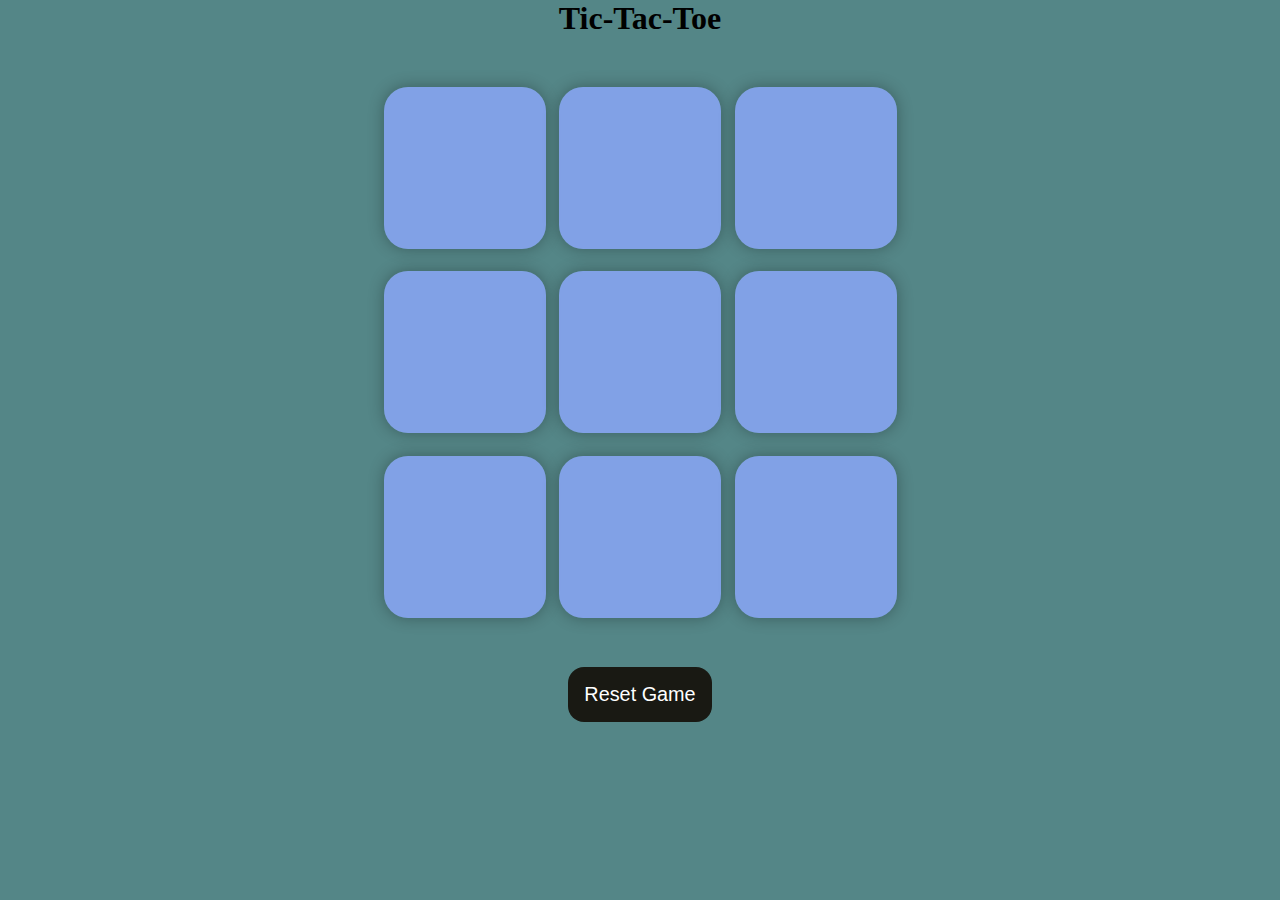
<file: index.html>
<!DOCTYPE html>
<html lang="en">

<head>
    <meta charset="UTF-8">
    <meta name="viewport" content="width=device-width, initial-scale=1.0">
    <title>Tic-Tac-Toe Game</title>
    <link rel="stylesheet" href="styles.css">
</head>

<body>
    <main>
        <div class="msgContainer hide">
            <p id="msg">Winner</p>
            <button id="newBtn">New Game</button>
        </div>
        <h1>Tic-Tac-Toe</h1>
        <div class="container">
            <div class="game">
                <button class="box"></button>
                <button class="box"></button>
                <button class="box"></button>
                <button class="box"></button>
                <button class="box"></button>
                <button class="box"></button>
                <button class="box"></button>
                <button class="box"></button>
                <button class="box"></button>
            </div>
        </div>
        <button id="resetBtn">Reset Game</button>
    </main>
    <script src="app.js"></script>
</body>

</html>
</file>
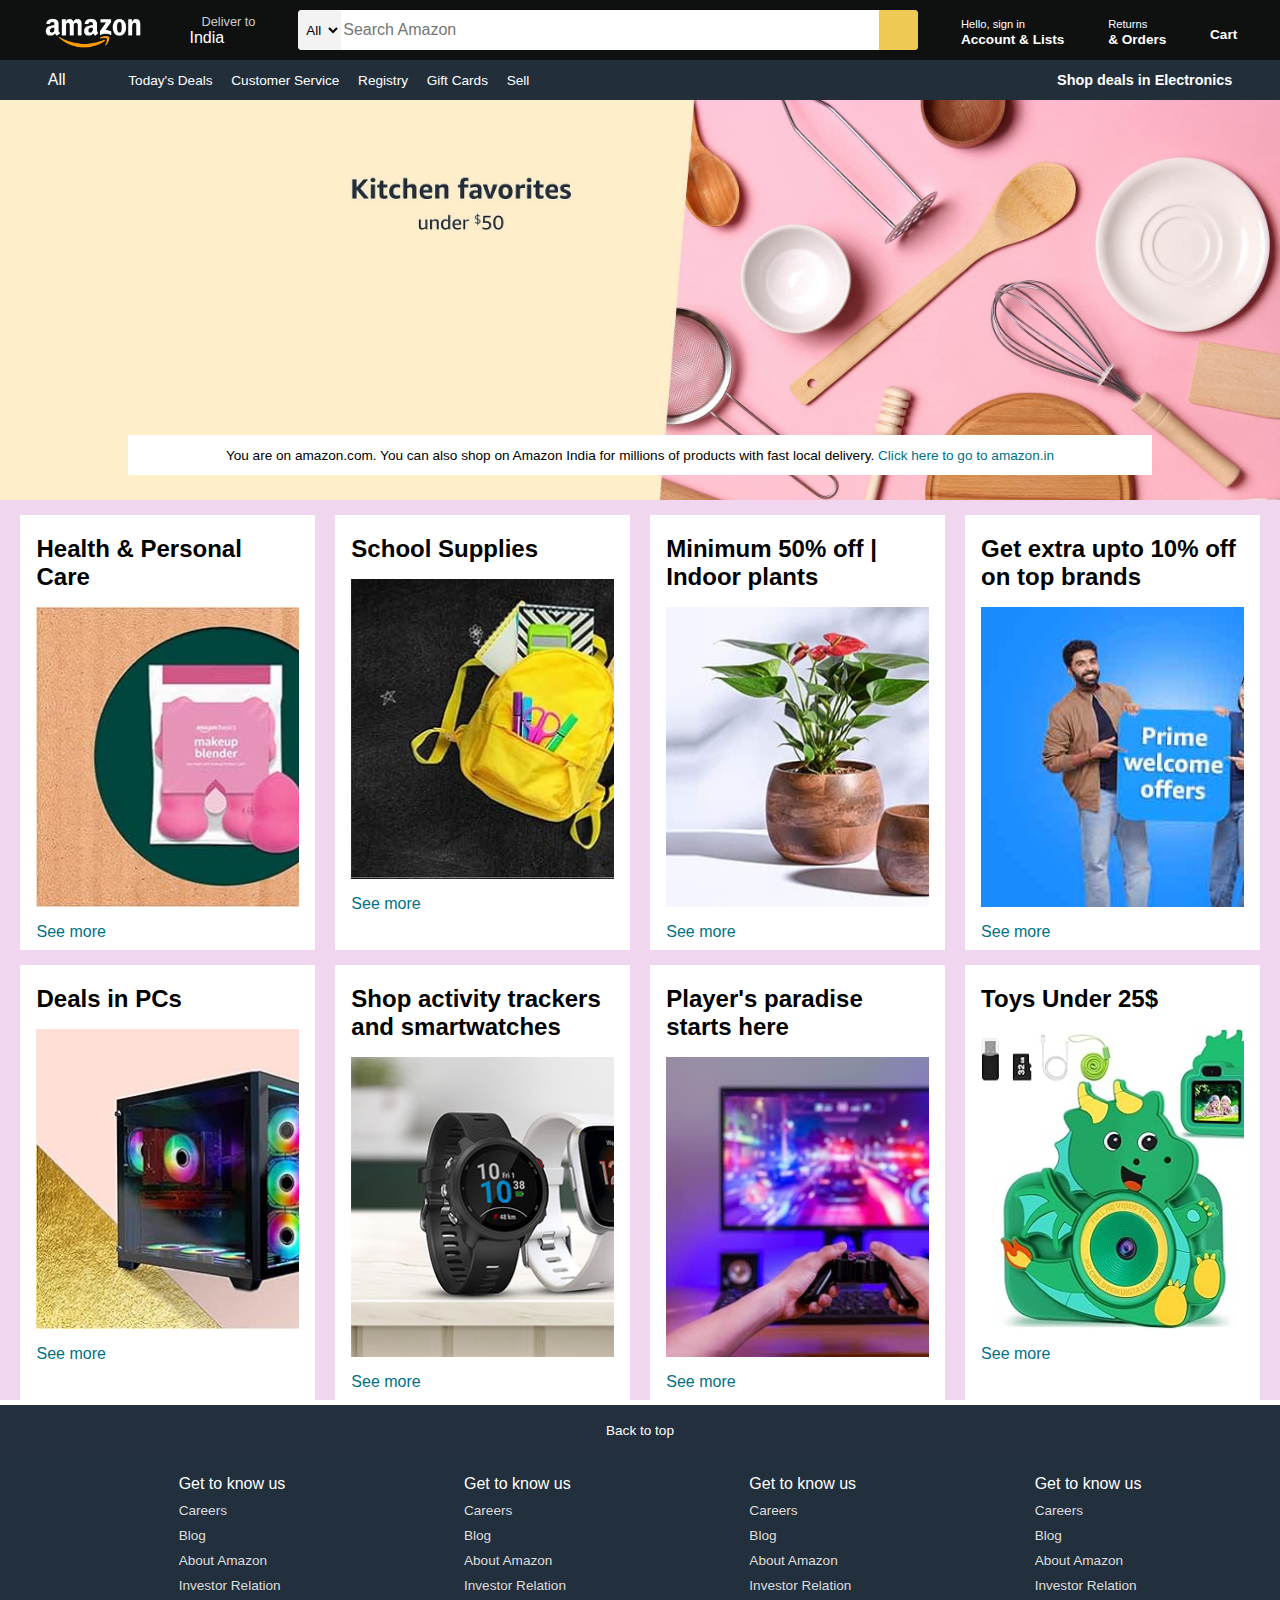
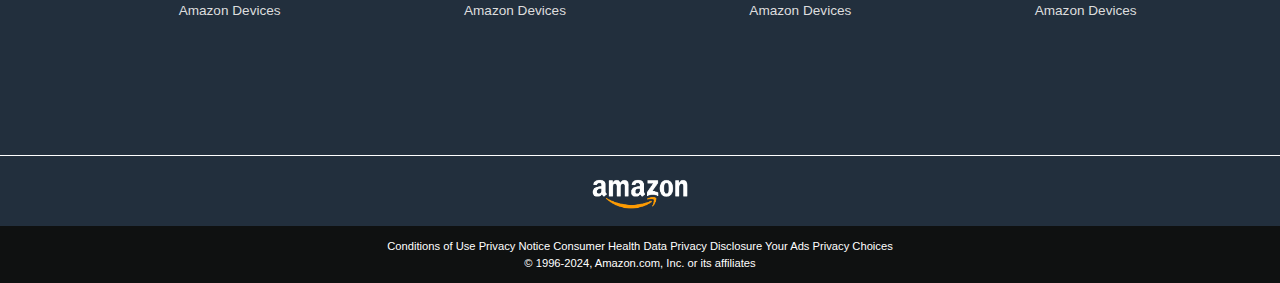
<file: AmazonCloneCSS/index.html>
<!DOCTYPE html>
<html lang="en">

<head>
    <meta charset="UTF-8">
    <meta name="viewport" content="width=device-width, initial-scale=1.0">
    <title>Amazon</title>
    <link rel="stylesheet" href="style.css">
    <link rel="stylesheet" href="https://cdnjs.cloudflare.com/ajax/libs/font-awesome/6.6.0/css/all.min.css"
        integrity="sha512-Kc323vGBEqzTmouAECnVceyQqyqdsSiqLQISBL29aUW4U/M7pSPA/gEUZQqv1cwx4OnYxTxve5UMg5GT6L4JJg=="
        crossorigin="anonymous" referrerpolicy="no-referrer" />
</head>

<body>
    <header>
        <div class="navbar">
            <div class="nav-logo border">
                <div class="logo"></div>
            </div>
            <div class="nav-address border">
                <p class="add-first">Deliver to</p>
                <div class="add-icon">
                    <i class="fa-solid fa-location-dot"></i>
                    <p class="add-sec">India</p>
                </div>
            </div>

            <div class="nav-search">
                <select class="search-select">
                    <option>All</option>
                </select>
                <input placeholder="Search Amazon" class="search-input">
                <div class="search-icon"><i class="fa-solid fa-magnifying-glass"></i></div>
            </div>

            <div class="nav-signin border">
                <p><span>Hello, sign in</span></p>
                <p class="nav-sec">Account & Lists</p>
            </div>

            <div class="nav-return border">
                <p><span>Returns</span></p>
                <p class="nav-sec">& Orders</p>
            </div>

            <div class="nav-cart border"><i class="fa-solid fa-cart-shopping"></i>Cart</div>
        </div>

        <div class="panel">
            <div class="panel-all">
                <i class="fa-solid fa-bars"></i>
                All
            </div>
            <div class="panel-options">
                <p>Today's Deals</p>
                <p>Customer Service</p>
                <p>Registry</p>
                <p>Gift Cards</p>
                <p>Sell</p>
            </div>
            <div class="panel-deals">
                Shop deals in Electronics
            </div>
        </div>
    </header>

    <div class="hero-section">
        <div class="hero-msg">
            <p>You are on amazon.com. You can also shop on Amazon India for millions of products with fast local
                delivery. <a> Click here to go to amazon.in</a></p>
        </div>
    </div>

    <div class="shop-section">
        <div class="box">
            <div class="box-content">
                <h2>Health & Personal Care</h2>
                <div class="box-img" style="background-image: url('./assets/box2.jpg');"></div>
                <p>See more</p>
            </div>
        </div>
        <div class="box">
            <div class="box-content">
                <h2>School Supplies</h2>
                <div class="box-img" style="background-image: url('./assets/box3.jpg');"></div>
                <p>See more</p>
            </div>
        </div>
        <div class="box">
            <div class="box-content">
                <h2>Minimum 50% off | Indoor plants</h2>
                <div class="box-img" style="background-image: url('./assets/box4.jpg');"></div>
                <p>See more</p>
            </div>
        </div>
        <div class="box">
            <div class="box-content">
                <h2>Get extra upto 10% off on top brands</h2>
                <div class="box-img" style="background-image: url('./assets/box5.jpg');"></div>
                <p>See more</p>
            </div>
        </div>
        <div class="box">
            <div class="box-content">
                <h2>Deals in PCs</h2>
                <div class="box-img" style="background-image: url('./assets/box8.jpg');"></div>
                <p>See more</p>
            </div>
        </div>
        <div class="box">
            <div class="box-content">
                <h2>Shop activity trackers and smartwatches</h2>
                <div class="box-img" style="background-image: url('./assets/box6.jpg');"></div>
                <p>See more</p>
            </div>
        </div>
        <div class="box">
            <div class="box-content">
                <h2>Player's paradise starts here</h2>
                <div class="box-img" style="background-image: url('./assets/box7.jpg');"></div>
                <p>See more</p>
            </div>
        </div>
        <div class="box">
            <div class="box-content">
                <h2>Toys Under 25$</h2>
                <div class="box-img" style="background-image: url('./assets/box1.jpg');"></div>
                <p>See more</p>
            </div>
        </div>
    </div>

    <footer>
        <div class="foot-panel1">
            Back to top
        </div>
        <div class="foot-panel2">
            <ul>
                <p>Get to know us</p>
                <a>Careers</a>
                <a>Blog</a>
                <a>About Amazon</a>
                <a>Investor Relation</a>
                <a>Amazon Devices</a>
            </ul>
            <ul>
                <p>Get to know us</p>
                <a>Careers</a>
                <a>Blog</a>
                <a>About Amazon</a>
                <a>Investor Relation</a>
                <a>Amazon Devices</a>
            </ul>
            <ul>
                <p>Get to know us</p>
                <a>Careers</a>
                <a>Blog</a>
                <a>About Amazon</a>
                <a>Investor Relation</a>
                <a>Amazon Devices</a>
            </ul>
            <ul>
                <p>Get to know us</p>
                <a>Careers</a>
                <a>Blog</a>
                <a>About Amazon</a>
                <a>Investor Relation</a>
                <a>Amazon Devices</a>
            </ul>
        </div>

        <div class="foot-panel3">
            <div class="logo"></div>
        </div>
        <div class="foot-panel4">
            <div class="pages">
                <a>Conditions of Use</a>
                <a>Privacy Notice</a>
                <a>Consumer Health Data Privacy Disclosure</a>
                <a>Your Ads Privacy Choices</a>
            </div>
            <div class="copyright">
                © 1996-2024, Amazon.com, Inc. or its affiliates
            </div>
        </div>
    </footer>
</body>

</html>
</file>
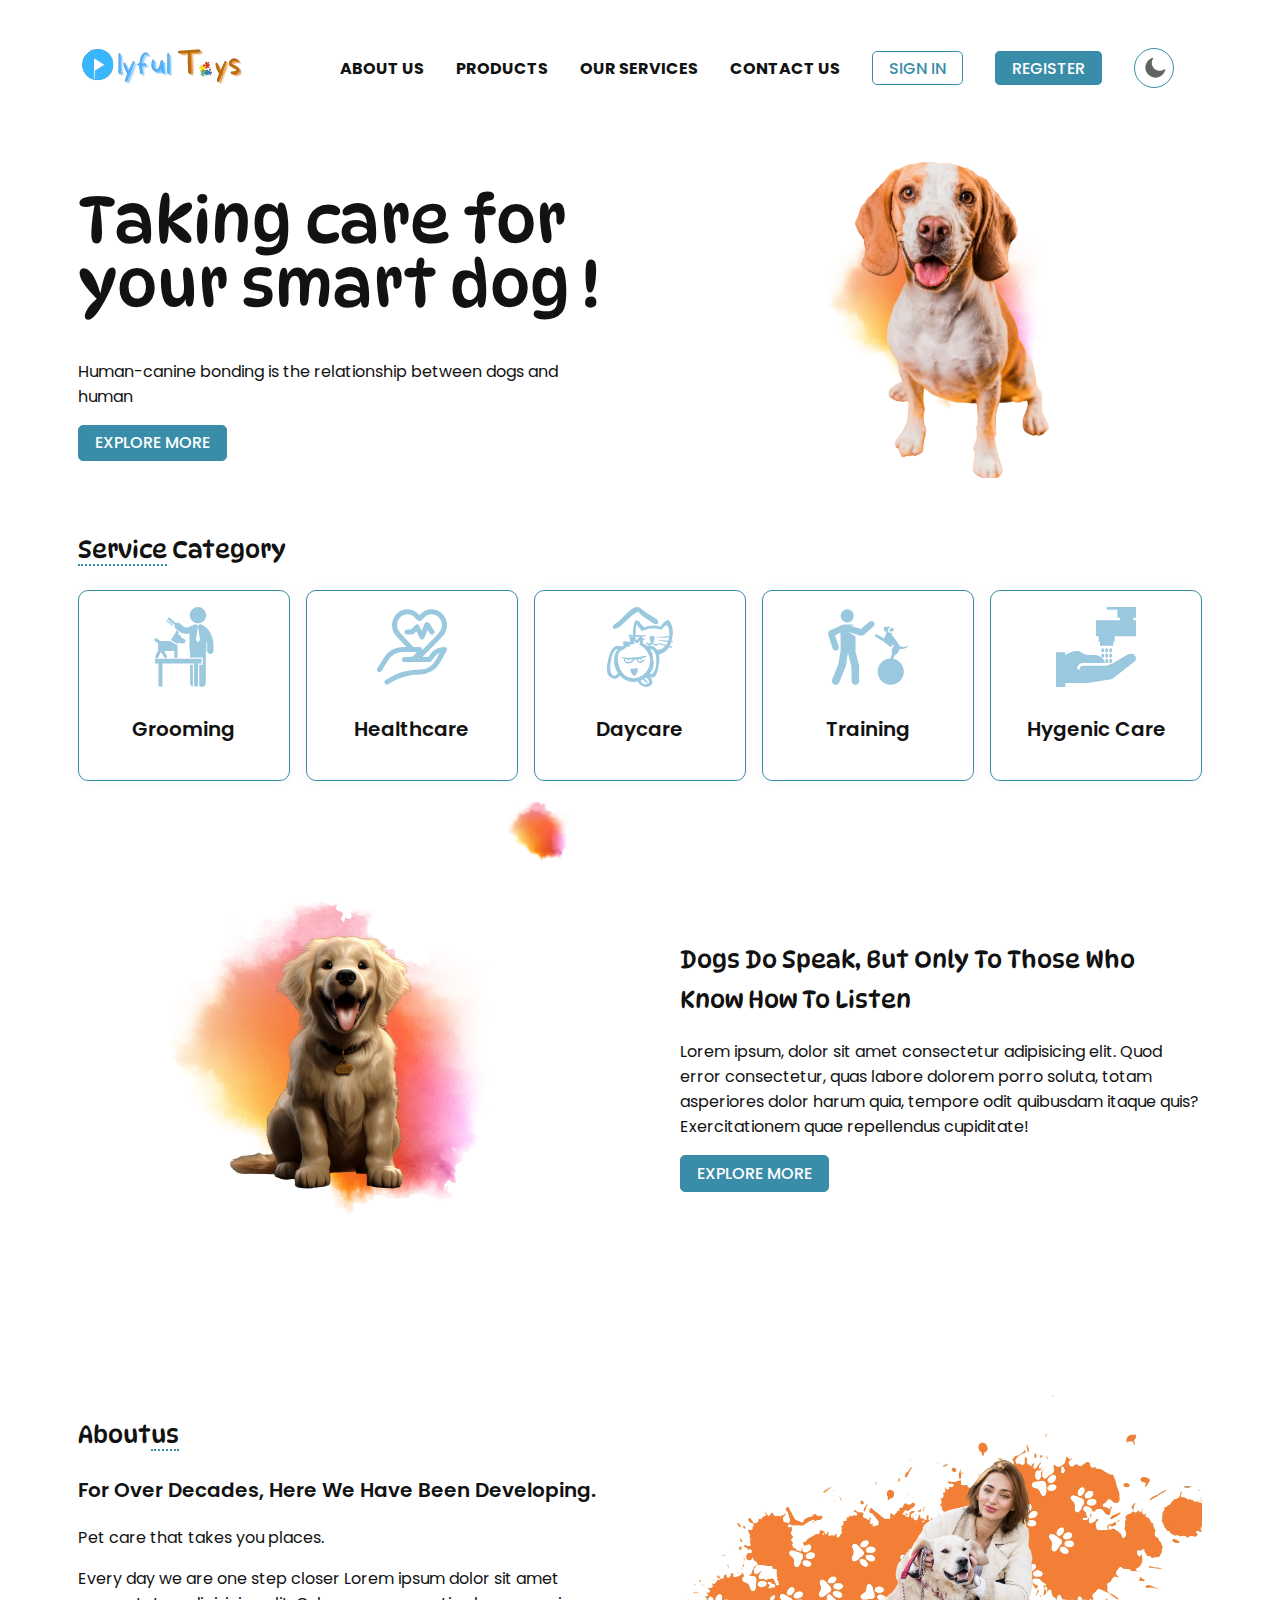
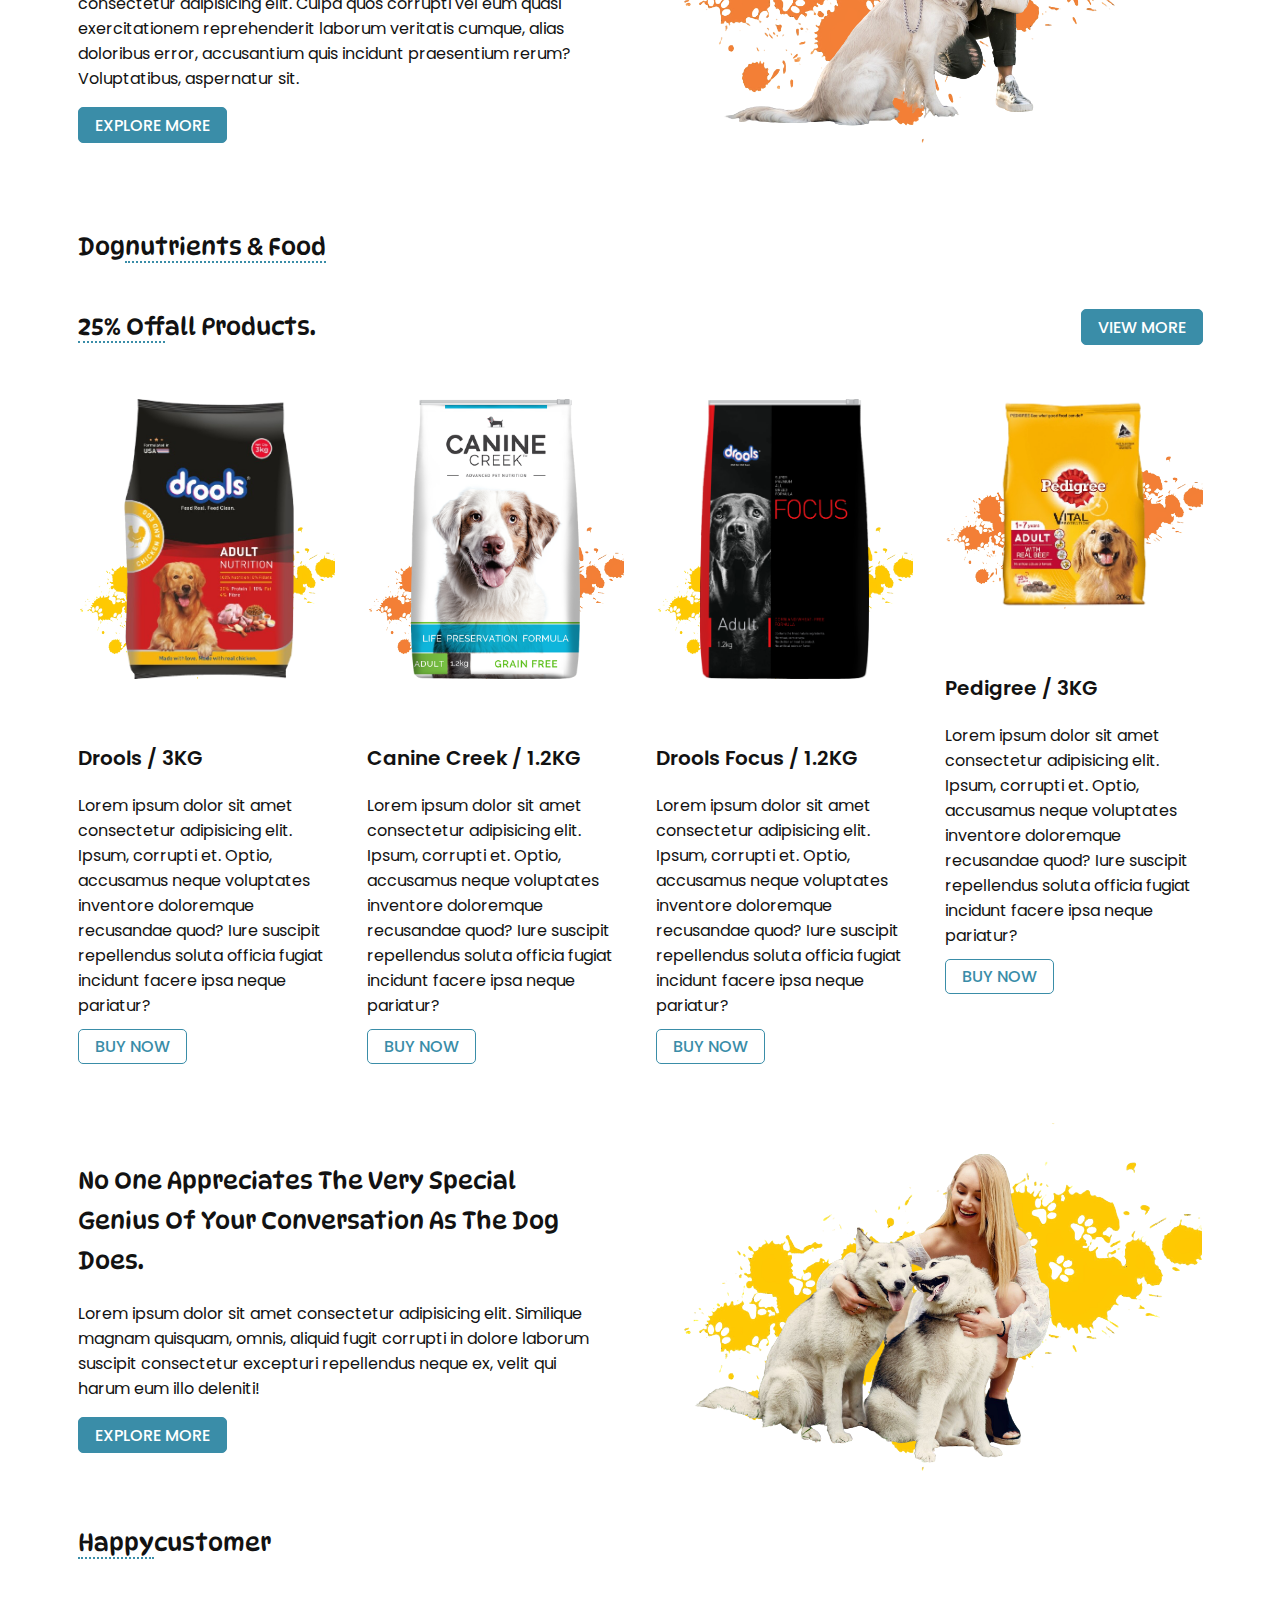
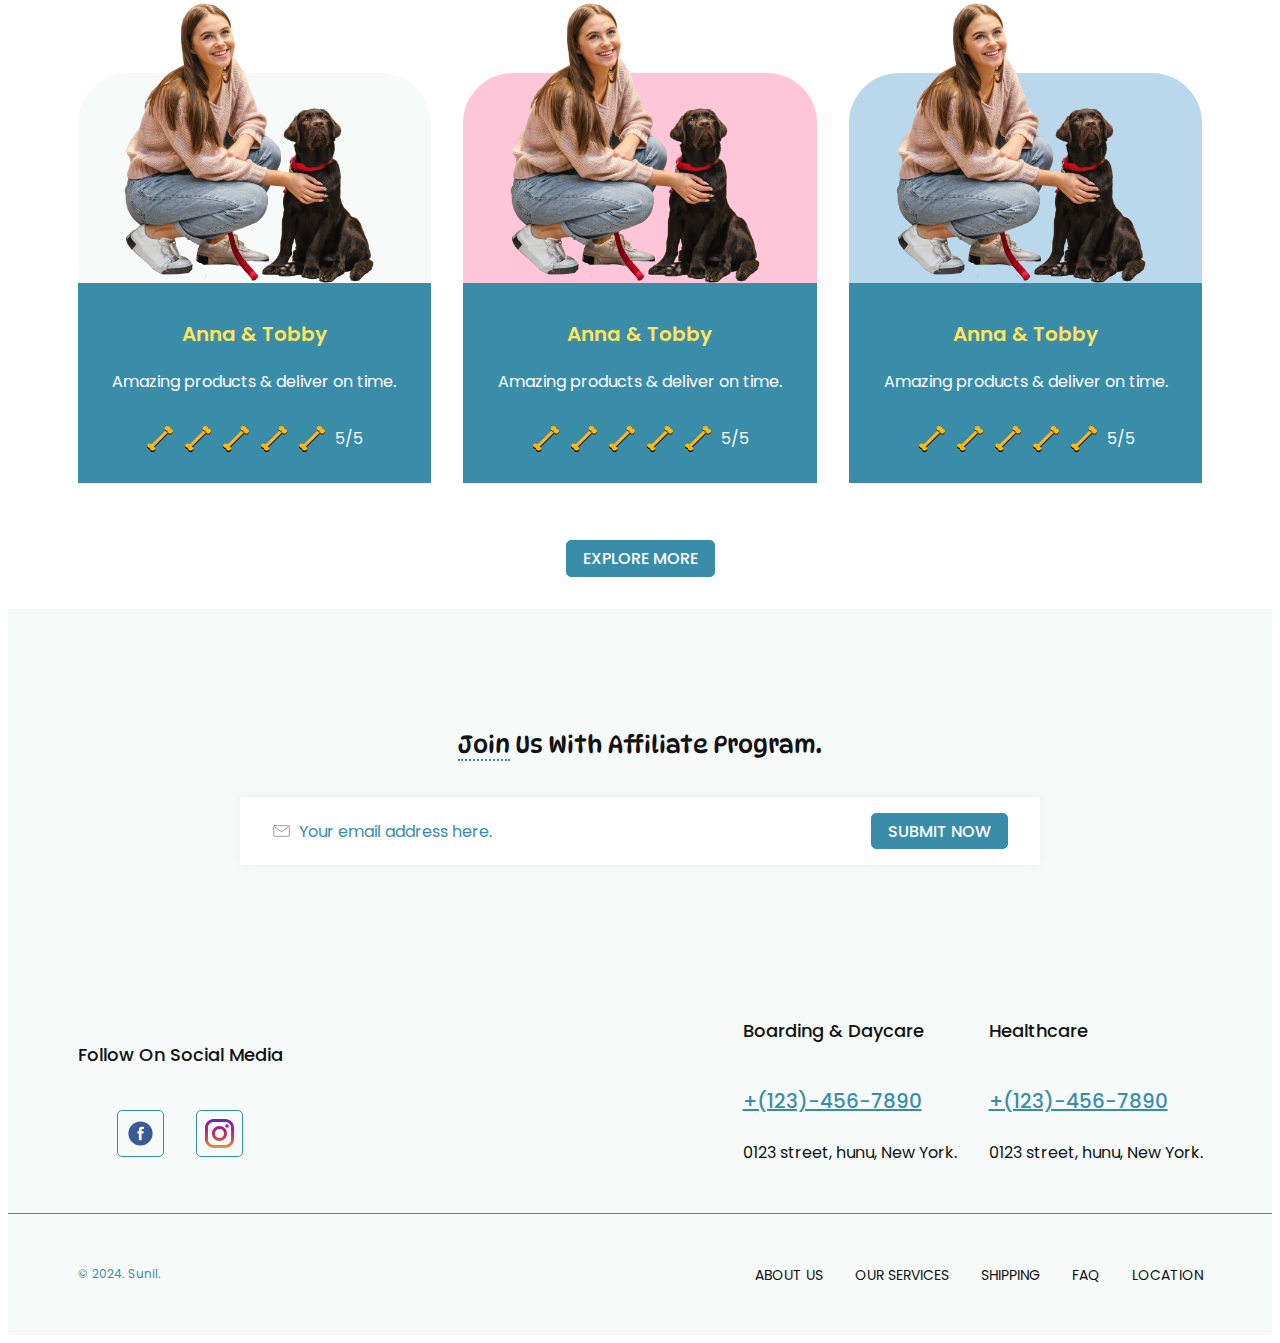
<file: landingpage/index.html>
<!DOCTYPE html>
<html lang="en">

<head>
    <meta charset="UTF-8">
    <meta name="viewport" content="width=device-width, initial-scale=1.0">
    <link rel="stylesheet" href="styles.css">
    <title>Pet Store</title>
</head>

<body>
    <!-- Header -->
    <header class="row container">
        <a href="#" class="logo"><img src="./images/logo.png" alt=""></a>
        <div class="toggleMenu" onclick="toggleMenu()"></div>
        <nav class="navigation row">
            <ul class="row">
                <li><a href="#about">About us</a></li>
                <li><a href="#product">Products</a></li>
                <li><a href="#service">Our Services</a></li>
                <li><a href="#contact">Contact us</a></li>
                <li><a href="#" class="page-btn active">Sign In</a></li>
                <li><a href="#" class="page-btn">Register</a></li>
                <li class="lightDark" onclick="lightDark()"></li>
            </ul>
        </nav>
    </header>

    <!-- Hero section -->
    <section class="hero">
        <div class="row flex container">
            <div class="hero-content">
                <h1>Taking care for your smart dog !</h1>
                <p>Human-canine bonding is the relationship between dogs and human</p>
                <a href="#" class="page-btn row">
                    Explore more
                </a>
            </div>
            <div class="hero-img row">
                <img src="./images/8601514.png" alt="">
            </div>
        </div>
    </section>

    <!-- Service -->
    <section class="service" id="service">
        <div class="container">
            <h2><span>Service</span> Category</h2>
            <div class="service-cards column">
                <div class="s-card">
                    <img src="./icons/grooming.svg" alt="">
                    <h3>Grooming</h3>
                </div>
                <div class="s-card">
                    <img src="./icons/healthcare.svg" alt="">
                    <h3>Healthcare</h3>
                </div>
                <div class="s-card">
                    <img src="./icons/daycare.svg" alt="">
                    <h3>Daycare</h3>
                </div>
                <div class="s-card">
                    <img src="./icons/training.svg" alt="">
                    <h3>Training</h3>
                </div>
                <div class="s-card">
                    <img src="./icons/hygienic.svg" alt="">
                    <h3>Hygenic care</h3>
                </div>
            </div>
            <div class="flex row">
                <div class="service-img row">
                    <img src="./images/adorable.png" alt="">
                    <a href="#" class="play row">
                    </a>
                </div>
                <div class="service-content row">
                    <div>
                        <h2>Dogs do speak, but only to those who know how to listen</h2>
                        <p>Lorem ipsum, dolor sit amet consectetur adipisicing elit. Quod error consectetur, quas
                            labore dolorem porro soluta, totam asperiores dolor harum quia, tempore odit quibusdam
                            itaque quis? Exercitationem quae repellendus cupiditate!</p>
                        <a href="#" class="page-btn row">
                            Explore more
                        </a>
                    </div>
                </div>
            </div>
        </div>
    </section>
    <!-- About -->
    <section class="about row flex container" id="about">
        <div class="about-content">
            <h2>About<span>us</span></h2>
            <h3>For over decades, here we have been Developing.</h3>
            <p>Pet care that takes you places.</p>
            <p>Every day we are one step closer Lorem ipsum dolor sit amet consectetur adipisicing elit. Culpa quos
                corrupti vel eum quasi exercitationem reprehenderit laborum veritatis cumque, alias doloribus error,
                accusantium quis incidunt praesentium rerum? Voluptatibus, aspernatur sit.</p>
            <a href="#" class="page-btn row">
                Explore more
            </a>
        </div>
        <div class="about-img row">
            <img src="./images/girl-with-dog.png" alt="">
        </div>
    </section>
    <!-- Products -->
    <section class="product" id="product">
        <div class="container">
            <h2>Dog<span>nutrients & food</span></h2>
            <div class="deals row">
                <h2><span>25% off</span>all products.</h2>
                <a href="#" class="page-btn row">
                    View more
                </a>
                </a>
            </div>
            <div class="product-cards column grid">
                <div class="p-card">
                    <div class="img row">
                        <img src="./images/image1.png" alt="">
                    </div>
                    <div class="p-content">
                        <h3>Drools / 3KG</h3>
                        <p>Lorem ipsum dolor sit amet consectetur adipisicing elit. Ipsum, corrupti et. Optio, accusamus
                            neque voluptates inventore doloremque recusandae quod? Iure suscipit repellendus soluta
                            officia fugiat incidunt facere ipsa neque pariatur?</p>
                        <a href="#" class="page-btn active">Buy now</a>
                    </div>
                </div>
                <div class="p-card">
                    <div class="img row">
                        <img src="./images/image2.jpg" alt="">
                    </div>
                    <div class="p-content">
                        <h3>Canine Creek / 1.2KG</h3>
                        <p>Lorem ipsum dolor sit amet consectetur adipisicing elit. Ipsum, corrupti et. Optio, accusamus
                            neque voluptates inventore doloremque recusandae quod? Iure suscipit repellendus soluta
                            officia fugiat incidunt facere ipsa neque pariatur?</p>
                        <a href="#" class="page-btn active">Buy now</a>
                    </div>
                </div>
                <div class="p-card">
                    <div class="img row">
                        <img src="./images/image3.jpg" alt="">
                    </div>
                    <div class="p-content">
                        <h3>Drools Focus / 1.2KG</h3>
                        <p>Lorem ipsum dolor sit amet consectetur adipisicing elit. Ipsum, corrupti et. Optio, accusamus
                            neque voluptates inventore doloremque recusandae quod? Iure suscipit repellendus soluta
                            officia fugiat incidunt facere ipsa neque pariatur?</p>
                        <a href="#" class="page-btn active">Buy now</a>
                    </div>
                </div>
                <div class="p-card">
                    <div class="img row">
                        <img src="./images/image4.png" alt="">
                    </div>
                    <div class="p-content">
                        <h3>Pedigree / 3KG</h3>
                        <p>Lorem ipsum dolor sit amet consectetur adipisicing elit. Ipsum, corrupti et. Optio, accusamus
                            neque voluptates inventore doloremque recusandae quod? Iure suscipit repellendus soluta
                            officia fugiat incidunt facere ipsa neque pariatur?</p>
                        <a href="#" class="page-btn active">Buy now</a>
                    </div>
                </div>
            </div>
            <div class="row flex">
                <div class="product-content">
                    <div>
                        <h2>No one appreciates the very special genius of your conversation as the dog does.</h1>
                            <p>Lorem ipsum dolor sit amet consectetur adipisicing elit. Similique magnam quisquam,
                                omnis,
                                aliquid fugit corrupti in dolore laborum suscipit consectetur excepturi repellendus
                                neque
                                ex, velit qui harum eum illo deleniti!</p>
                            <a href="#" class="page-btn row">
                                Explore more
                            </a>
                    </div>
                </div>
                <div class="product-img row"><img src="./images/elegant.png" alt=""></div>
            </div>
        </div>
    </section>
    <!-- Customer -->
    <section class="customer">
        <div class="container">
            <h2><span>Happy</span>customer</h2>
            <div class="customer-cards column grid">
                <div class="c-card">
                    <div class="c-img row">
                        <img src="./images/happy.png" alt="">
                    </div>
                    <div class="c-content">
                        <h3>Anna & tobby</h3>
                        <p>Amazing products & deliver on time.</p>
                        <div class="rate row">
                            <img src="./icons/bone.svg" alt="">
                            <img src="./icons/bone.svg" alt="">
                            <img src="./icons/bone.svg" alt="">
                            <img src="./icons/bone.svg" alt="">
                            <img src="./icons/bone.svg" alt="">
                            <p>5/5</p>
                        </div>
                    </div>
                </div>
                <div class="c-card">
                    <div class="c-img row">
                        <img src="./images/happy.png" alt="">
                    </div>
                    <div class="c-content">
                        <h3>Anna & tobby</h3>
                        <p>Amazing products & deliver on time.</p>
                        <div class="rate row">
                            <img src="./icons/bone.svg" alt="">
                            <img src="./icons/bone.svg" alt="">
                            <img src="./icons/bone.svg" alt="">
                            <img src="./icons/bone.svg" alt="">
                            <img src="./icons/bone.svg" alt="">
                            <p>5/5</p>
                        </div>
                    </div>
                </div>
                <div class="c-card">
                    <div class="c-img row">
                        <img src="./images/happy.png" alt="">
                    </div>
                    <div class="c-content">
                        <h3>Anna & tobby</h3>
                        <p>Amazing products & deliver on time.</p>
                        <div class="rate row">
                            <img src="./icons/bone.svg" alt="">
                            <img src="./icons/bone.svg" alt="">
                            <img src="./icons/bone.svg" alt="">
                            <img src="./icons/bone.svg" alt="">
                            <img src="./icons/bone.svg" alt="">
                            <p>5/5</p>
                        </div>
                    </div>
                </div>
            </div><br>
            <a href="#" class="page-btn row">
                Explore more
            </a>
        </div>
    </section>

    <!-- Subscribe -->
    <section class="subscribe" id="contact">
        <div class="subscribe-content row container">
            <div>
                <h2><span>Join</span> us with affiliate program.</h2>
                <form action="" class="row">
                    <div class="input row">
                        <svg width="20" height="20" viewBox="0 0 48 48" id="Layer_2" data-name="Layer 2"
                            xmlns="http://www.w3.org/2000/svg">
                            <defs>
                                <style>
                                    .cls-1 {
                                        fill: none;
                                        stroke: #000000;
                                        stroke-linecap: round;
                                        stroke-linejoin: round;
                                    }
                                </style>
                            </defs>
                            <path class="cls-1"
                                d="M6.47,10.71a2,2,0,0,0-2,2h0V35.32a2,2,0,0,0,2,2H41.53a2,2,0,0,0,2-2h0V12.68a2,2,0,0,0-2-2H6.47Zm33.21,3.82L24,26.07,8.32,14.53" />
                        </svg>
                        <input type="email" name="" id="" placeholder="Your email address here.">
                    </div>
                    <button type="submit" class="page-btn row">
                        Submit now
                    </button>
                </form>
            </div>
        </div>
    </section>

    <!-- Footer -->
    <footer>
        <div class="footer row container">
            <div>
                <h4>Follow on Social media</h4>
                <div class="media-links row">
                    <a href="#" class="row">
                        <svg width="29" height="29" viewBox="0 0 48 48" fill="none" xmlns="http://www.w3.org/2000/svg">
                            <circle cx="24" cy="24" r="20" fill="#3B5998" />
                            <path fill-rule="evenodd" clip-rule="evenodd"
                                d="M29.315 16.9578C28.6917 16.8331 27.8498 16.74 27.3204 16.74C25.8867 16.74 25.7936 17.3633 25.7936 18.3607V20.1361H29.3774L29.065 23.8137H25.7936V35H21.3063V23.8137H19V20.1361H21.3063V17.8613C21.3063 14.7453 22.7708 13 26.4477 13C27.7252 13 28.6602 13.187 29.8753 13.4363L29.315 16.9578Z"
                                fill="white" />
                        </svg>
                    </a>
                    <a href="#" class="row">
                        <svg height="29" width="29" version="1.1" id="Layer_1" xmlns="http://www.w3.org/2000/svg"
                            xmlns:xlink="http://www.w3.org/1999/xlink" viewBox="0 0 551.034 551.034"
                            xml:space="preserve">
                            <g id="XMLID_13_">

                                <linearGradient id="XMLID_2_" gradientUnits="userSpaceOnUse" x1="275.517" y1="4.5714"
                                    x2="275.517" y2="549.7202" gradientTransform="matrix(1 0 0 -1 0 554)">
                                    <stop offset="0" style="stop-color:#E09B3D" />
                                    <stop offset="0.3" style="stop-color:#C74C4D" />
                                    <stop offset="0.6" style="stop-color:#C21975" />
                                    <stop offset="1" style="stop-color:#7024C4" />
                                </linearGradient>
                                <path id="XMLID_17_" style="fill:url(#XMLID_2_);" d="M386.878,0H164.156C73.64,0,0,73.64,0,164.156v222.722
		c0,90.516,73.64,164.156,164.156,164.156h222.722c90.516,0,164.156-73.64,164.156-164.156V164.156
		C551.033,73.64,477.393,0,386.878,0z M495.6,386.878c0,60.045-48.677,108.722-108.722,108.722H164.156
		c-60.045,0-108.722-48.677-108.722-108.722V164.156c0-60.046,48.677-108.722,108.722-108.722h222.722
		c60.045,0,108.722,48.676,108.722,108.722L495.6,386.878L495.6,386.878z" />

                                <linearGradient id="XMLID_3_" gradientUnits="userSpaceOnUse" x1="275.517" y1="4.5714"
                                    x2="275.517" y2="549.7202" gradientTransform="matrix(1 0 0 -1 0 554)">
                                    <stop offset="0" style="stop-color:#E09B3D" />
                                    <stop offset="0.3" style="stop-color:#C74C4D" />
                                    <stop offset="0.6" style="stop-color:#C21975" />
                                    <stop offset="1" style="stop-color:#7024C4" />
                                </linearGradient>
                                <path id="XMLID_81_" style="fill:url(#XMLID_3_);" d="M275.517,133C196.933,133,133,196.933,133,275.516
		s63.933,142.517,142.517,142.517S418.034,354.1,418.034,275.516S354.101,133,275.517,133z M275.517,362.6
		c-48.095,0-87.083-38.988-87.083-87.083s38.989-87.083,87.083-87.083c48.095,0,87.083,38.988,87.083,87.083
		C362.6,323.611,323.611,362.6,275.517,362.6z" />

                                <linearGradient id="XMLID_4_" gradientUnits="userSpaceOnUse" x1="418.306" y1="4.5714"
                                    x2="418.306" y2="549.7202" gradientTransform="matrix(1 0 0 -1 0 554)">
                                    <stop offset="0" style="stop-color:#E09B3D" />
                                    <stop offset="0.3" style="stop-color:#C74C4D" />
                                    <stop offset="0.6" style="stop-color:#C21975" />
                                    <stop offset="1" style="stop-color:#7024C4" />
                                </linearGradient>
                                <circle id="XMLID_83_" style="fill:url(#XMLID_4_);" cx="418.306" cy="134.072"
                                    r="34.149" />
                            </g>
                        </svg>
                    </a>
                </div>
            </div>
            <div class="contact row">
                <div>
                    <h4>Boarding & daycare</h4>
                    <a href="tel:+(123)-456-7890">+(123)-456-7890</a>
                    <p>0123 street, hunu, New York.</p>
                </div>
                <div>
                    <h4>Healthcare</h4>
                    <a href="tel:+(123)-456-7890">+(123)-456-7890</a>
                    <p>0123 street, hunu, New York.</p>
                </div>
            </div>
        </div>
        <hr>
        <div class="links row container">
            <p class="copy-right">&copy; 2024. Sunil.</p>
            <ul class="links row">
                <li><a href="#about">About us</a></li>
                <li><a href="#service">Our services</a></li>
                <li><a href="#">Shipping</a></li>
                <li><a href="#">FAQ</a></li>
                <li><a href="#">Location</a></li>
            </ul>
        </div>
    </footer>
    <script src="./app.js"></script>
</body>

</html>
</file>
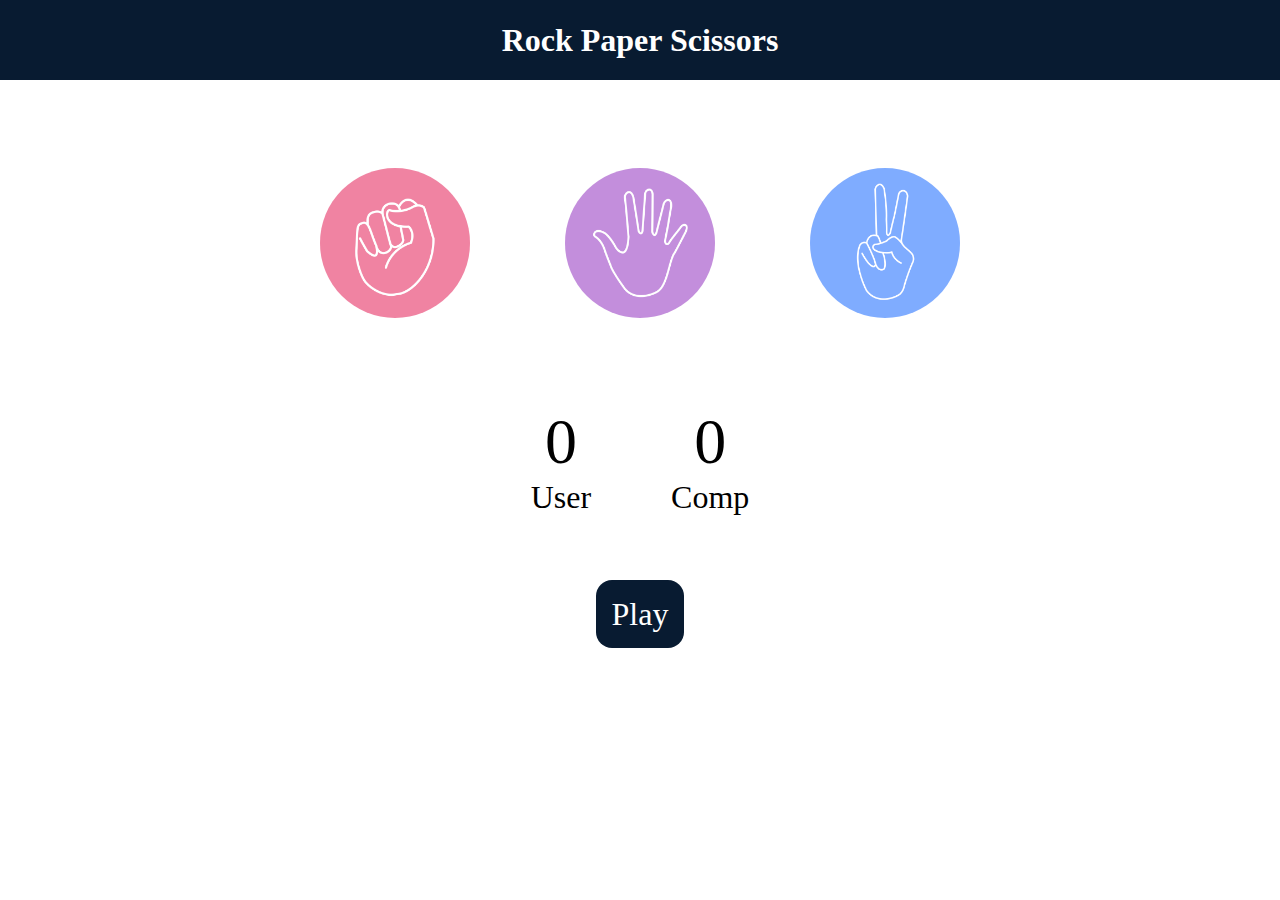
<file: RockPaperScissors/index.html>
<!DOCTYPE html>
<html lang="en">

<head>
    <meta charset="UTF-8">
    <meta name="viewport" content="width=device-width, initial-scale=1.0">
    <title>RockPaperScissors Game</title>
    <link rel="stylesheet" href="style.css">
</head>

<body>
    <h1>Rock Paper Scissors</h1>
    <div class="choices">
        <div class="choice" id="rock">
            <img src="./images/rock.png" />
        </div>
        <div class="choice" id="paper">
            <img src="./images/paper.png" />
        </div>
        <div class="choice" id="scissors">
            <img src="./images/scissors.png" />
        </div>
    </div>
    <div class="scoreBoard">
        <div class="score">
            <p id="user-score">0</p>
            <p>User</p>
        </div>
        <div class="score">
            <p id="comp-score">0</p>
            <p>Comp</p>
        </div>
    </div>

    <div class="msgContainer">
        <p id="msg">Play</p>
    </div>
    <script src="app.js"></script>
</body>

</html>
</file>
<file: styles.css>
*{
    margin: 0;
    padding: 0;
}

body{
    background-color: #548687;
    text-align: center;
}

.container{
    height: 70vh;
    display: flex;
    justify-content: center;
    align-items: center;
}

.game{
    height: 60vmin;
    width: 60vmin;
    display: flex;
    flex-wrap: wrap;
    justify-content: center;
    align-items: center;
    gap: 1.5vmin;
}

.box{
    height: 18vmin;
    width: 18vmin;
    border-radius: 1.5rem;
    border: none;
    box-shadow: 0 0 1rem rgba(0,0,0,0.3);
    font-size: 8vmin;
    color: #b0413e;
    background-color:rgba(135, 164, 241, 0.89);
}

#resetBtn{
    padding: 1rem;
    font-size: 1.24rem;
    background-color: #191913;
    color: #fff;
    border-radius: 1rem;
    border: none;
}

#newBtn{
    padding: 1rem;
    font-size: 1.24rem;
    background-color: #191913;
    color: #fff;
    border-radius: 1rem;
    border: none;
}

#msg{
    color: #ffffc7;
    font-size: 5vmin;
}
.msgContainer{
    height: 80vmin;
    display: flex;
    flex-direction: column;
    justify-content: center;
    align-items: center;
}

.hide{
    display: none;
}
</file>
<file: AmazonCloneCSS/style.css>
* {
  margin: 0;
  font-family: Arial;
  border: border-box;
}

.navbar {
  height: 60px;
  background-color: #0f1111;
  color: white;
  display: flex;
  align-items: center;
  justify-content: space-evenly;
}

.logo {
  background-image: url("./assets/amazon_logo.png");
  background-size: cover;
  height: 50px;
  width: 100%;
}
.nav-logo {
  height: 50px;
  width: 100px;
}

.border {
  border: 1.5px solid transparent;
}

.border:hover {
  border: 1.5px solid white;
}

/* BOX */

.add-first {
  color: #cccccc;
  font-size: 0.8rem;
  margin-left: 15px;
}

.add-sec {
  font-size: 1rem;
  margin-left: 3px;
}

.add-icon {
  display: flex;
  align-items: center;
}

/* Box3 */
.nav-search {
  display: flex;
  justify-content: space-evenly;
  background-color: pink;
  width: 620px;
  height: 40px;
  border-radius: 4px;
}

.search-select {
  background-color: #f3f3f3;
  width: 50px;
  text-align: center;
  border-top-left-radius: 4px;
  border-bottom-left-radius: 4px;
  border: none;
}

.search-input {
  width: 100%;
  font-size: 1rem;
  border: none;
}

.search-icon {
  width: 45px;
  display: flex;
  justify-content: center;
  align-items: center;
  font-size: 1.5rem;
  background-color: #eeca55;
  border-top-right-radius: 4px;
  border-bottom-right-radius: 4px;
  color: #0f1111;
}

.nav-search:hover {
  border: 2.5px solid #f0b64b;
}

/* Box4 */

span {
  font-size: 0.7rem;
}

.nav-sec {
  font-size: 0.85rem;
  font-weight: 700;
}

/* Box5 */
.nav-cart i {
  font-size: 25px;
}

.nav-cart {
  font-size: 0.85rem;
  font-weight: 700;
}

/* Panel */

.panel {
  height: 40px;
  background-color: #222f3b;
  display: flex;
  color: White;
  align-items: center;
  justify-content: space-evenly;
}

.panel-options p {
  display: inline;
  margin-left: 15px;
}

.panel-options {
  width: 70%;
  font-size: 0.85rem;
}

.panel-deals {
  font-size: 0.9rem;
  font-weight: 700;
}

.hero-section {
  background-image: url("./assets/heroImage.jpg");
  background-size: cover;
  height: 400px;
  display: flex;
  justify-content: center;
  align-items: flex-end;
}

.hero-msg {
  background-color: white;
  color: black;
  height: 40px;
  display: flex;
  align-items: center;
  justify-content: center;
  font-size: 0.85rem;
  width: 80%;
  margin-bottom: 25px;
}

.hero-msg a {
  color: #007185;
}

/* Shop Section */

.shop-section {
  display: flex;
  flex-wrap: wrap;
  justify-content: space-evenly;
  background-color: #f0d6ee;
}

.box {
  /* border: 2px solid black; */
  height: 400px;
  width: 23%;
  background-color: white;
  padding: 20px 0px 15px;
  margin-top: 15px;
}

.box-img {
  height: 300px;
  background-size: cover;
  margin-top: 1rem;
  margin-bottom: 1rem;
}

.box-content {
  margin-left: 1rem;
  margin-right: 1rem;
}

.box-content p {
  color: #007185;
}

footer {
  margin-top: 5px;
}

.foot-panel1 {
  background-color: #232f3e;
  color: white;
  height: 50px;
  display: flex;
  justify-content: center;
  align-items: center;
  font-size: 0.85rem;
}

.foot-panel2 {
  background-color: #222f3d;
  color: white;
  height: 300px;
  display: flex;
  justify-content: space-evenly;
}
ul {
  margin-top: 20px;
}
ul a {
  display: block;
  font-size: 0.85rem;
  margin-top: 10px;
  color: #dddddd;
}

.foot-panel3 {
  background-color: #222f3d;
  color: white;
  border-top: 0.5px solid white;
  height: 70px;
  display: flex;
  justify-content: center;
  align-items: center;
}

.logo {
  background-image: url("./assets/amazon_logo.png");
  background-size: cover;
  height: 50px;
  width: 100px;
}

.foot-panel4 {
  background-color: #0f1111;
  color: white;
  padding-top: 14px;
  padding-bottom: 14px;
  font-size: 0.7rem;
  text-align: center;
}

.pages {
  font-size: 0.7rem;
}

.copyright {
  padding-top: 5px;
}
</file>
<file: landingpage/styles.css>
@import url("https://fonts.googleapis.com/css2?family=Poppins:wght@300;400;500;600&display=swap");
@import url("https://fonts.googleapis.com/css2?family=DynaPuff:wght@400..700&display=swap");

*,
*::after,
*::before {
  box-sizing: border-box;
  font-family: "Poppins", sans-serif;
  font-weight: 400;
  /* margin: 0; */
  padding: 0;
  color: var(--c1--2--);
}

html {
  scroll-behavior: smooth;
}

body {
  --c1--1--: #fff;
  --c1--2--: #121212;
  --c1--3--: #3a8da8;
  --c1--4--: #ffe55e;
  --c1--5--: #f6faf9;
  --linear--1--: linear-gradient(
    180deg,
    rgba(58, 141, 168, 0) 0% rgba(58, 141, 168, 0.1) 100%
  );
  --linear--2--: linear-gradient(
    0deg,
    rgba(58, 141, 168, 0) 0% rgba(58, 141, 168, 0.1) 100%
  );
  --shadow--: 0px 0px 10px 0px rgba(0, 0, 0, 0.05);
  background: var(--c1--1--);
}

.dark-mode {
  --c1--1--: #121212;
  --c1--2--: #fff;
  --c1--5--: #1f1b24;
  --shadow--: 0px 0px 10px 0px rgba(255, 255, 255, 0.05);
}

img {
  max-width: 100%;
}

ul {
  list-style: none;
}

.row {
  display: flex;
  justify-content: center;
  align-items: center;
}

.flex {
  flex-wrap: wrap;
  gap: 5em;
}

.flex > * {
  flex: 1 1 25em;
}

.column {
  display: grid;
}

.grid {
  grid-template-columns: repeat(auto-fit, minmax(250px, 1fr));
  gap: 2em;
}

.container {
  max-width: 90%;
  margin: 0 auto;
}

header {
  align-items: center;
  justify-content: space-between;
  gap: 2em;
  padding: 1.5em 0;
}

nav {
  flex-grow: 1;
}

nav ul {
  flex-grow: 1;
  align-items: center;
  justify-content: center;
  gap: 2em;
}
nav a {
  font-size: 16px;
  text-transform: uppercase;
  text-decoration: none;
  font-weight: bold;
}

nav a:hover,
footer ul a:hover {
  color: var(--c1--3--);
}

/* Page Button */
.page-btn,
.page-btn.active:hover {
  cursor: pointer;
  font-weight: 500;
  font-size: 16px;
  text-transform: uppercase;
  color: var(--c1--1--);
  border: 1px solid var(--c1--3--);
  background: var(--c1--3--);
  max-width: max-content;
  padding: 0.3em 1em;
  stroke: var(--c1--1--);
  fill: transparent;
  align-items: center;
  gap: 1em;
  border-radius: 5px;
  text-decoration: none;
  transition: 0.5s ease-in-out;
}

.page-btn:hover,
.page-btn.active {
  background: transparent;
  color: var(--c1--3--);
  stroke: var(--c1--3--);
}
/* Light and Dark */
.lightDark {
  cursor: pointer;
  background-image: url(./images/moon.png);
  border: 1px solid var(--c1--3--);
  background-repeat: no-repeat;
  background-position: center;
  background-size: 25px;
  width: 40px;
  height: 40px;
  border-radius: 50%;
  transition: all 0.5s ease-in-out;
}

.lightDark.active {
  background-image: url(./images/sun.png);
  border-color: var(--c1--4--);
}
/* Hero sectiom */
.hero {
  background: var(--linear--1--);
  background-repeat: no-repeat;
  background-position: center;
  background-size: cover;
}

.hero .flex {
  align-self: center;
}

h1 {
  font-family: "DynaPuff", cursive;
  font-size: clamp(40px, 5vw, 70px);
  line-height: clamp(45px, 5vw, 75px);
}

p {
  font-weight: 16px;
  /* padding: 1em 0; */
}

.hero-img {
  background-image: url(./images/colorful.png);
  background-repeat: no-repeat;
  background-position: center;
  background-size: contain;
}

.hero-img img {
  width: 100%;
  max-height: 350px;
  object-fit: contain;
  align-self: center;
}
/* Service */

.service {
  background: var(--linear--2--);
  padding: 2em 0;
}

h2,
h2 span {
  font-family: "DynaPuff", cursive;
  line-height: clamp(30px, 5vw, 40px);
  text-transform: capitalize;
}

h2 span {
  border-bottom: 2.5px dotted var(--c1--3--);
}

.service-cards {
  grid-template-columns: repeat(auto-fit, minmax(150px, 1fr));
  gap: 1em;
}

.s-card {
  text-align: center;
  background: var(--linear--2--);
  border: 1px solid var(--c1--3--);
  padding: 1em;
  box-shadow: var(--shadow--);
  border-radius: 10px;
}

.s-card img {
  width: 100%;
  max-height: 80px;
  object-fit: contain;
}

h3 {
  font-weight: 600;
  font-size: 20px;
  text-transform: capitalize;
}

.s-card h3 .p-content {
  padding-top: 1em;
}
.service .flex,
.customer-cards {
  /* padding-top: 2em; */
}

.service-img {
  position: relative;
  background-image: url(./images/colorful.png);
  background-repeat: no-repeat;
  background-position: center;
  background-size: contain;
  min-height: 550px;
}

.play {
  position: absolute;
  top: 0;
  right: 0;
  cursor: pointer;
  fill: var(--c1--1--);
  flex-direction: column;
  background-image: url(./images/colorful.png);
  background-repeat: no-repeat;
  background-position: center;
  background-size: contain;
  min-width: 120px;
  min-height: 100px;
  align-items: center;
  justify-self: center;
}
.play:hover {
  fill: var(--c1--4--);
}

.service-img img {
  width: 100%;
  max-height: 300px;
  align-self: center;
  justify-self: center;
  object-fit: contain;
}
.service-content {
  /* background-image: url(./images/pa.png); */
  background-repeat: no-repeat;
  background-position: center;
  background-size: 100px;
}
.service-content div .product-content div {
  align-self: center;
}

/* About */
.about {
  padding: 2em 0;
  flex-wrap: wrap-reverse;
  padding: 2em 0;
}
/* .about-content h3 {
  padding: 1em 0;
} */
.about-content h3 + p,
.rate p {
  padding: 0;
}
.about-img {
  background-image: url(./images/paworange.png);
  background-repeat: no-repeat;
  background-position: bottom center;
  background-size: contain;
  justify-content: center;
}
.about-img img {
  width: 100%;
  max-height: 500px;
  object-fit: contain;
}

/* Product */
.product {
  background: var(--linear--1--);
  padding: 2em 0;
}
.deals {
  align-items: center;
  justify-content: space-between;
  flex-wrap: wrap;
  gap: 2em;
  /* padding: 2em 0; */
}
.product-cards {
  padding: 2em 0;
}
.img {
  background-image: url(./images/paw-print.png);
  background-repeat: no-repeat;
  background-position: bottom center;
  background-size: contain;
  margin-bottom: 4em;
}

.p-card:nth-of-type(2) .img {
  background-image: url(./images/paworange.png);
}
.p-card:nth-of-type(3) .img {
  background-image: url(./images/paw-print.png);
}
.p-card:nth-of-type(4) .img {
  background-image: url(./images/paworange.png);
}
.img img {
  width: 100%;
  max-height: 280px;
  align-self: center;
  justify-self: center;
  object-fit: contain;
}

.product .flex {
  flex-wrap: wrap-reverse;
  padding-top: 2em;
}
.product-img {
  background-image: url(./images/paw-print.png);
  background-repeat: no-repeat;
  background-position: center;
  background-size: contain;
}
.product-img img {
  align-self: center;
  justify-self: center;
  width: 100%;
  max-height: 400px;
  object-fit: contain;
}

/* Customer */
.customer {
  background: var(--linear--2--);
}

.c-img {
  position: relative;
}
.c-img::after {
  content: "";
  position: absolute;
  bottom: 0;
  width: 100%;
  height: 70%;
  background: var(--c1--5--);
  z-index: -1;
  border-radius: 50px 50px 0 0;
}

.c-card:nth-of-type(2) .c-img::after {
  background: #ffc6da;
}
.c-card:nth-of-type(3) .c-img::after {
  background: #bad8eb;
}
.c-img img {
  width: 100%;
  max-height: 300px;
  object-fit: contain;
  justify-self: center;
}
.c-content {
  text-align: center;
  padding: 1em;
  background: var(--c1--3--);
}

.c-content h3 {
  color: var(--c1--4--);
}
.c-content p {
  color: var(--c1--1--);
}

.rate {
  align-items: center;
  justify-content: center;
  gap: 0.5em;
}
.customer .page-btn {
  margin: 2em auto 0 auto;
}

/* Subscribe */
.subscribe {
  background: var(--c1--5--);
  padding: 6em 0;
  margin-top: 2em;
}
.subscribe-content {
  align-items: center;
}
.subscribe-content div {
  flex-grow: 1;
  max-width: 800px;
  margin: 0 auto;
  text-align: center;
}
form {
  align-items: center;
  flex-wrap: wrap;
  gap: 1em;
  background: var(--c1--1--);
  padding: 1em 2em;
  margin-top: 2em;
  box-shadow: var(--shadow--);
}
form > * {
  flex: 1 1 15em;
}
.input {
  fill: var(--c1--3--);
  align-items: center;
  gap: 0.5em;
}
.input input {
  font-size: 16px;
  width: 100%;
  outline: 0;
  border: 0;
  background: transparent;
}
::placeholder {
  color: var(--c1--3--);
}

form .page-btn {
  margin: 0 auto;
}

/* Footer */
footer {
  background: var(--c1--5--);
  padding: 2em 0;
}

.footer {
  justify-content: space-between;
  flex-wrap: wrap-reverse;
  gap: 2em;
}
h4 {
  font-weight: 500;
  font-size: 18px;
  text-transform: capitalize;
  padding-bottom: 1em;
}
.media-links {
  align-items: center;
  gap: 2em;
}
.media-links a {
  fill: var(--c1--1--);
  /* background: var(--c1--3--); */
  padding: 0.5em;
  border: 1px solid var(--c1--3--);
  border-radius: 5px;
}
.media-links a:hover {
  background: transparent;
  fill: var(--c1--3--);
}
.contact {
  flex-wrap: wrap;
  gap: 2em;
}
.contact a {
  font-weight: 500;
  color: var(--c1--3--);
  font-size: 20px;
}
.contact p {
  padding: 0.5em 0 0 0;
}
hr {
  width: 100%;
  border: 0;
  height: 0.5px;
  background: var(--c1--3--);
  margin: 2em auto;
}

.links {
  align-items: center;
  justify-content: space-between;
  flex-wrap: wrap-reverse;
  gap: 2em;
}
.copy-right {
  font-size: 12px;
  color: var(--c1--3--);
  padding: 0;
}
.link ul {
  align-items: center;
  flex-wrap: wrap;
  gap: 2em;
}
.links ul a {
  font-size: 14px;
  text-transform: uppercase;
  text-decoration: none;
}

/* Media Query */
@media screen and (min-width: 1200px) {
  .container {
    max-width: 1125px;
  }
}

@media screen and (max-width: 1150px) {
  .toggleMenu {
    cursor: pointer;
    background-image: url(./images/menu.svg);
    background-repeat: no-repeat;
    background-position: center;
    background-size: 30px;
    width: 30px;
    height: 30px;
    z-index: 1000;
    transition: background-size 0.5s ease-in-out;
    /* -webkit-transition: background-size 0.5s ease-in-out;
    -moz-transition: background-size 0.5s ease-in-out;
    -ms-transition: background-size 0.5s ease-in-out;
    -o-transition: background-size 0.5s ease-in-out; */
  }

  .toggleMenu.active {
    position: fixed;
    right: 5%;
    background-image: url(./images/close.svg);
    background-size: 25px;
  }

  nav {
    position: absolute;
    inset: 0;
    margin: auto;
    align-items: center;
    justify-content: center;
    min-height: 0;
    opacity: 0;
    transform: scale(0);
  }

  nav.active {
    position: fixed;
    min-height: 100%;
    opacity: 1;
    background: var(--c1--1--);
    z-index: 999;
    transform: scale(1);
  }
  nav ul {
    flex-direction: column;
  }
}
</file>
<file: RockPaperScissors/style.css>
* {
  margin: 0;
  padding: 0;
  text-align: center;
}

h1 {
  background-color: #081b31;
  color: #fff;
  height: 5rem;
  line-height: 5rem;
}

.choices {
  display: flex;
  justify-content: center;
  align-items: center;
  gap: 5rem;
  margin: 5rem;
}
.choice:hover {
  cursor: pointer;
  background-color: #081b31;
}

.choice {
  height: 165px;
  width: 165px;
  border-radius: 50%;
  display: flex;
  justify-content: center;
  align-items: center;
}

img {
  height: 150px;
  width: 150px;
  object-fit: cover;
  border-radius: 50%;
}

.scoreBoard {
  display: flex;
  justify-content: center;
  align-items: center;
  font-size: 2rem;
  margin-top: 3rem;
  gap: 5rem;
}

#user-score,
#comp-score {
  font-size: 4rem;
}

.msgContainer {
  margin-top: 5rem;
}

#msg {
  background-color: #081b31;
  color: white;
  font-size: 2rem;
  display: inline;
  padding: 1rem;
  border-radius: 1rem;
}
</file>
